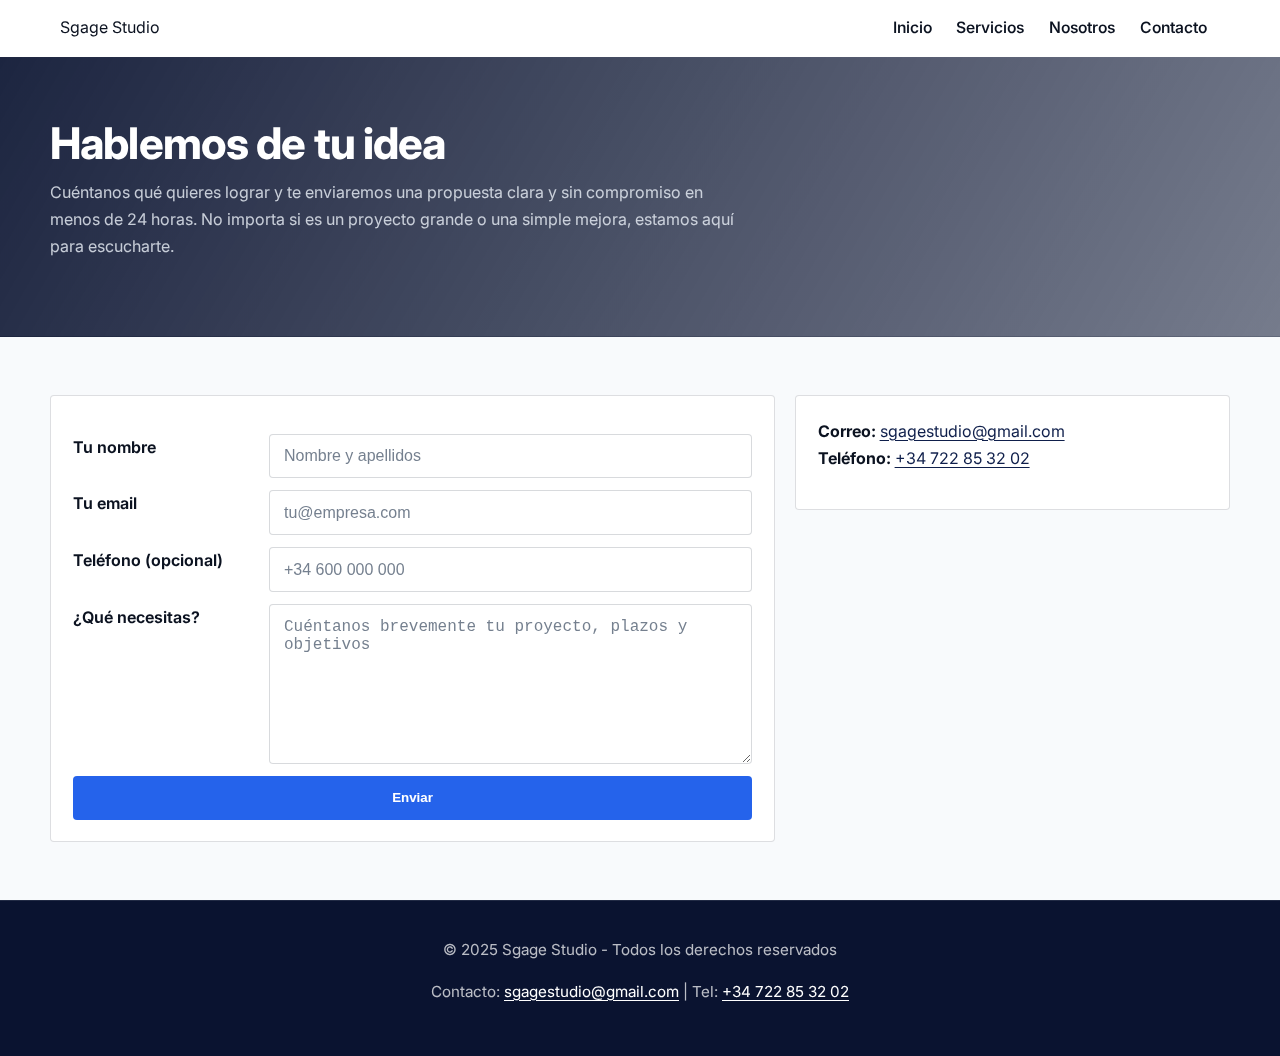
<file: contacto/index.html>
<!DOCTYPE html>
<html lang="es">
<head>
    <meta charset="UTF-8">
    <title>Contacto - Sgage Studio</title>
    <meta name="description" content="Hablemos sobre tu proyecto y encuentra soluciones digitales a tu medida.">
    <meta name="viewport" content="width=device-width, initial-scale=1">
    <meta name="theme-color" content="#0b1220">

    <!-- SEO -->
    <meta name="robots" content="index,follow">
    <link rel="canonical" href="https://www.sgagestudio.com/contacto/">

    <!-- Open Graph -->
    <meta property="og:type" content="website">
    <meta property="og:site_name" content="Sgage Studio">
    <meta property="og:title" content="Contacto - Sgage Studio">
    <meta property="og:description" content="Hablemos sobre tu proyecto y encuentra soluciones digitales a tu medida.">
    <meta property="og:url" content="https://www.sgagestudio.com/contacto/">
    <meta property="og:image" content="https://www.sgagestudio.com/og-image.jpg">

    <!-- Twitter -->
    <meta name="twitter:card" content="summary_large_image">
    <meta name="twitter:title" content="Contacto - Sgage Studio">
    <meta name="twitter:description" content="Hablemos sobre tu proyecto y encuentra soluciones digitales a tu medida.">
    <meta name="twitter:image" content="https://www.sgagestudio.com/og-image.jpg">

    <!-- Structured Data -->
    <script type="application/ld+json">
    {
      "@context":"https://schema.org",
      "@type":"Organization",
      "name":"Sgage Studio",
      "url":"https://www.sgagestudio.com/",
      "logo":"https://www.sgagestudio.com/logo.png",
      "contactPoint":[
        {
          "@type":"ContactPoint",
          "telephone":"+34 722 85 32 02",
          "email":"sgagestudio@gmail.com",
          "contactType":"customer support",
          "areaServed":"ES"
        }
      ],
      "sameAs":[
        "https://www.linkedin.com/company/sgage-studio",
        "https://github.com/sgagestudio",
        "https://twitter.com/sgagestudio",
        "https://instagram.com/sgagestudio"
      ]
    }
    </script>
    <script type="application/ld+json">
    {
      "@context":"https://schema.org",
      "@type":"WebSite",
      "name":"Sgage Studio",
      "url":"https://www.sgagestudio.com/"
    }
    </script>

    <link rel="icon" href="/favicon.ico">
    <link rel="stylesheet" href="../styles.css">
</head>
<body>

<header class="site-header">
    <nav class="navbar" aria-label="Principal">
        <a href="/" class="logo">Sgage Studio</a>

        <button class="menu-toggle" type="button" aria-label="Menú" aria-expanded="false" aria-controls="primary-nav">
            <svg viewBox="0 0 24 24" fill="none" xmlns="http://www.w3.org/2000/svg" aria-hidden="true">
                <path d="M4 6h16M4 12h16M4 18h16" stroke="currentColor" stroke-width="2" stroke-linecap="round"/>
            </svg>
        </button>

        <ul id="primary-nav" class="nav-links">
            <li><a href="/">Inicio</a></li>
            <li><a href="/servicios/">Servicios</a></li>
            <li><a href="/nosotros/">Nosotros</a></li>
            <li><a href="/contacto/">Contacto</a></li>
        </ul>
    </nav>
</header>

<main>
    <section class="page-hero" style="--page-hero-image: url('https://images.unsplash.com/photo-1522071820081-009f0129c71c?auto=format&fit=crop&w=1400&q=80');">
        <div class="container">
            <h1>Hablemos de tu idea</h1>
            <p>Cuéntanos qué quieres lograr y te enviaremos una propuesta clara y sin compromiso en menos de 24&nbsp;horas. No importa si es un proyecto grande o una simple mejora, estamos aquí para escucharte.</p>
        </div>
    </section>

    <section>
        <div class="container content contact-layout">
            <div class="panel">
                <!-- Importante: onsubmit llama a window.onRequestPost del main.js -->
                <form id="contacto-form" method="POST" onsubmit="return window.onRequestPost && window.onRequestPost(event)" class="contact-form" novalidate>
                    <!-- Honeypot anti-spam -->
                    <input type="text" name="empresa" tabindex="-1" autocomplete="off" style="position:absolute;left:-9999px;" aria-hidden="true">

                    <label for="nombre">Tu nombre</label>
                    <input id="nombre" type="text" name="nombre" required placeholder="Nombre y apellidos" autocomplete="name">

                    <label for="email">Tu email</label>
                    <input id="email" type="email" name="email" required placeholder="tu@empresa.com" autocomplete="email">

                    <label for="telefono">Teléfono (opcional)</label>
                    <input id="telefono" type="tel" name="telefono" placeholder="+34 600 000 000" autocomplete="tel">

                    <label for="mensaje">¿Qué necesitas?</label>
                    <textarea id="mensaje" name="mensaje" rows="5" required placeholder="Cuéntanos brevemente tu proyecto, plazos y objetivos"></textarea>

                    <div class="actions">
                        <button id="contacto-submit" type="submit" class="btn">Enviar</button>
                    </div>

                    <!-- Mensajes de estado accesibles -->
                    <div id="contacto-status" aria-live="polite" style="font-size:.95rem;"></div>
                </form>
            </div>

            <div class="panel">
                <p>
                    <strong>Correo:</strong> <a href="mailto:sgagestudio@gmail.com">sgagestudio@gmail.com</a><br>
                    <strong>Teléfono:</strong> <a href="tel:+34722853202">+34 722 85 32 02</a>
                </p>
            </div>
        </div>
    </section>
</main>

<footer>
    <p>&copy; 2025 Sgage Studio - Todos los derechos reservados</p>
    <p>Contacto: <a href="mailto:sgagestudio@gmail.com">sgagestudio@gmail.com</a> | Tel: <a href="tel:+34722853202">+34 722 85 32 02</a></p>
</footer>

<script src="../main.js"></script>
</body>
</html>
</file>
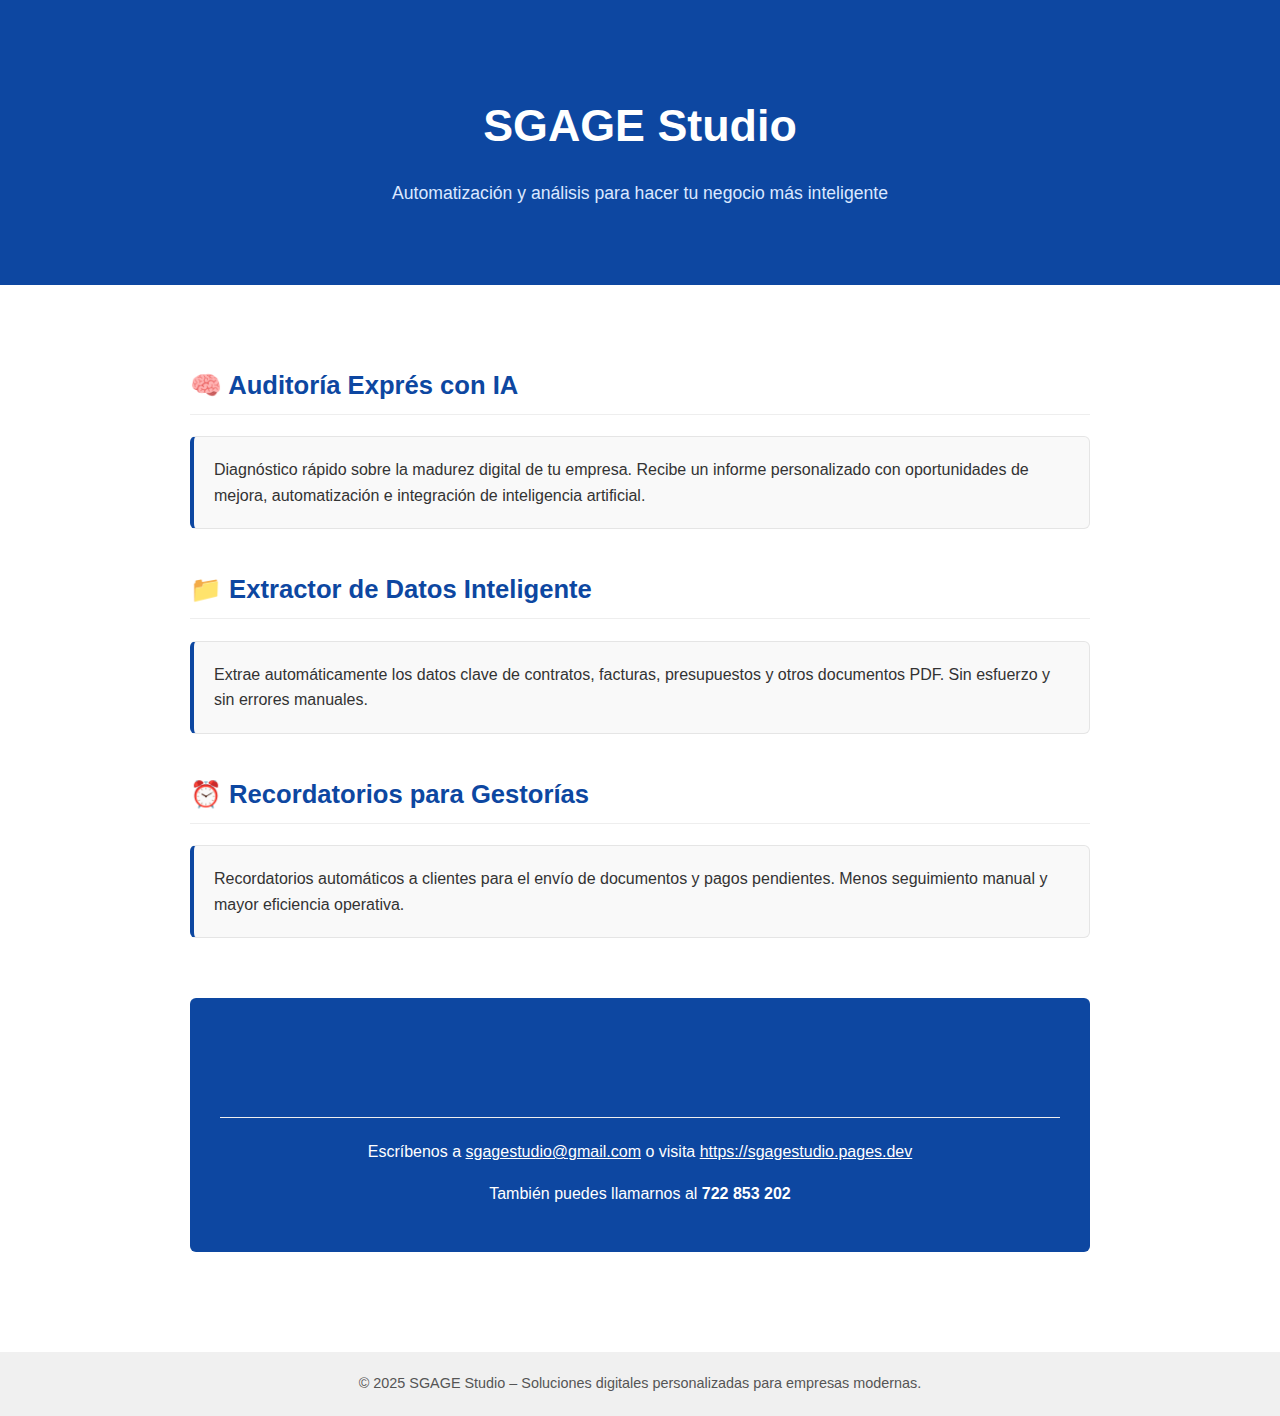
<file: home/index.html>
<!DOCTYPE html>
<html lang="es">
<head>
  <meta charset="UTF-8" />
  <meta name="viewport" content="width=device-width, initial-scale=1.0"/>
  <title>SGAGE Studio – Soluciones Inteligentes</title>
  <style>
    :root {
      --primary: #0d47a1;
      --bg: #ffffff;
      --text: #333;
      --muted: #555;
    }

    body {
      font-family: 'Segoe UI', sans-serif;
      background-color: var(--bg);
      color: var(--text);
      margin: 0;
      padding: 0;
      line-height: 1.6;
    }

    header {
      background-color: var(--primary);
      color: white;
      padding: 60px 20px;
      text-align: center;
    }

    header h1 {
      font-size: 2.8rem;
      margin-bottom: 0.3rem;
    }

    header p {
      font-size: 1.1rem;
      color: #dbe8ff;
    }

    .container {
      max-width: 900px;
      margin: 0 auto;
      padding: 40px 20px;
    }

    h2 {
      font-size: 1.6rem;
      color: var(--primary);
      border-bottom: 1px solid #eee;
      padding-bottom: 8px;
      margin-top: 40px;
    }

    .card {
      margin-top: 20px;
      padding: 20px;
      border: 1px solid #e5e5e5;
      border-left: 4px solid var(--primary);
      border-radius: 6px;
      background-color: #f9f9f9;
    }

    .cta {
      background-color: var(--primary);
      color: white;
      text-align: center;
      padding: 30px;
      border-radius: 6px;
      margin-top: 60px;
    }

    .cta a {
      color: #ffffff;
      text-decoration: underline;
      font-weight: 500;
    }

    footer {
      text-align: center;
      padding: 20px;
      font-size: 0.9rem;
      color: var(--muted);
      background-color: #f0f0f0;
      margin-top: 60px;
    }

    @media (max-width: 600px) {
      header h1 {
        font-size: 2rem;
      }

      h2 {
        font-size: 1.3rem;
      }

      .card {
        padding: 15px;
      }
    }
  </style>
</head>
<body>

<header>
  <h1>SGAGE Studio</h1>
  <p>Automatización y análisis para hacer tu negocio más inteligente</p>
</header>

<div class="container">
  <h2>🧠 Auditoría Exprés con IA</h2>
  <div class="card">
    Diagnóstico rápido sobre la madurez digital de tu empresa. Recibe un informe personalizado con oportunidades de mejora, automatización e integración de inteligencia artificial.
  </div>

  <h2>📁 Extractor de Datos Inteligente</h2>
  <div class="card">
    Extrae automáticamente los datos clave de contratos, facturas, presupuestos y otros documentos PDF. Sin esfuerzo y sin errores manuales.
  </div>

  <h2>⏰ Recordatorios para Gestorías</h2>
  <div class="card">
    Recordatorios automáticos a clientes para el envío de documentos y pagos pendientes. Menos seguimiento manual y mayor eficiencia operativa.
  </div>

  <div class="cta">
    <h2>¿Te gustaría probar alguno?</h2>
    <p>Escríbenos a <a href="mailto:sgagestudio@gmail.com">sgagestudio@gmail.com</a> o visita <a href="https://sgagestudio.pages.dev/home/">https://sgagestudio.pages.dev</a></p>
    <p>También puedes llamarnos al <strong>722 853 202</strong></p>
  </div>
</div>

<footer>
  &copy; 2025 SGAGE Studio – Soluciones digitales personalizadas para empresas modernas.
</footer>

</body>
</html>
</file>
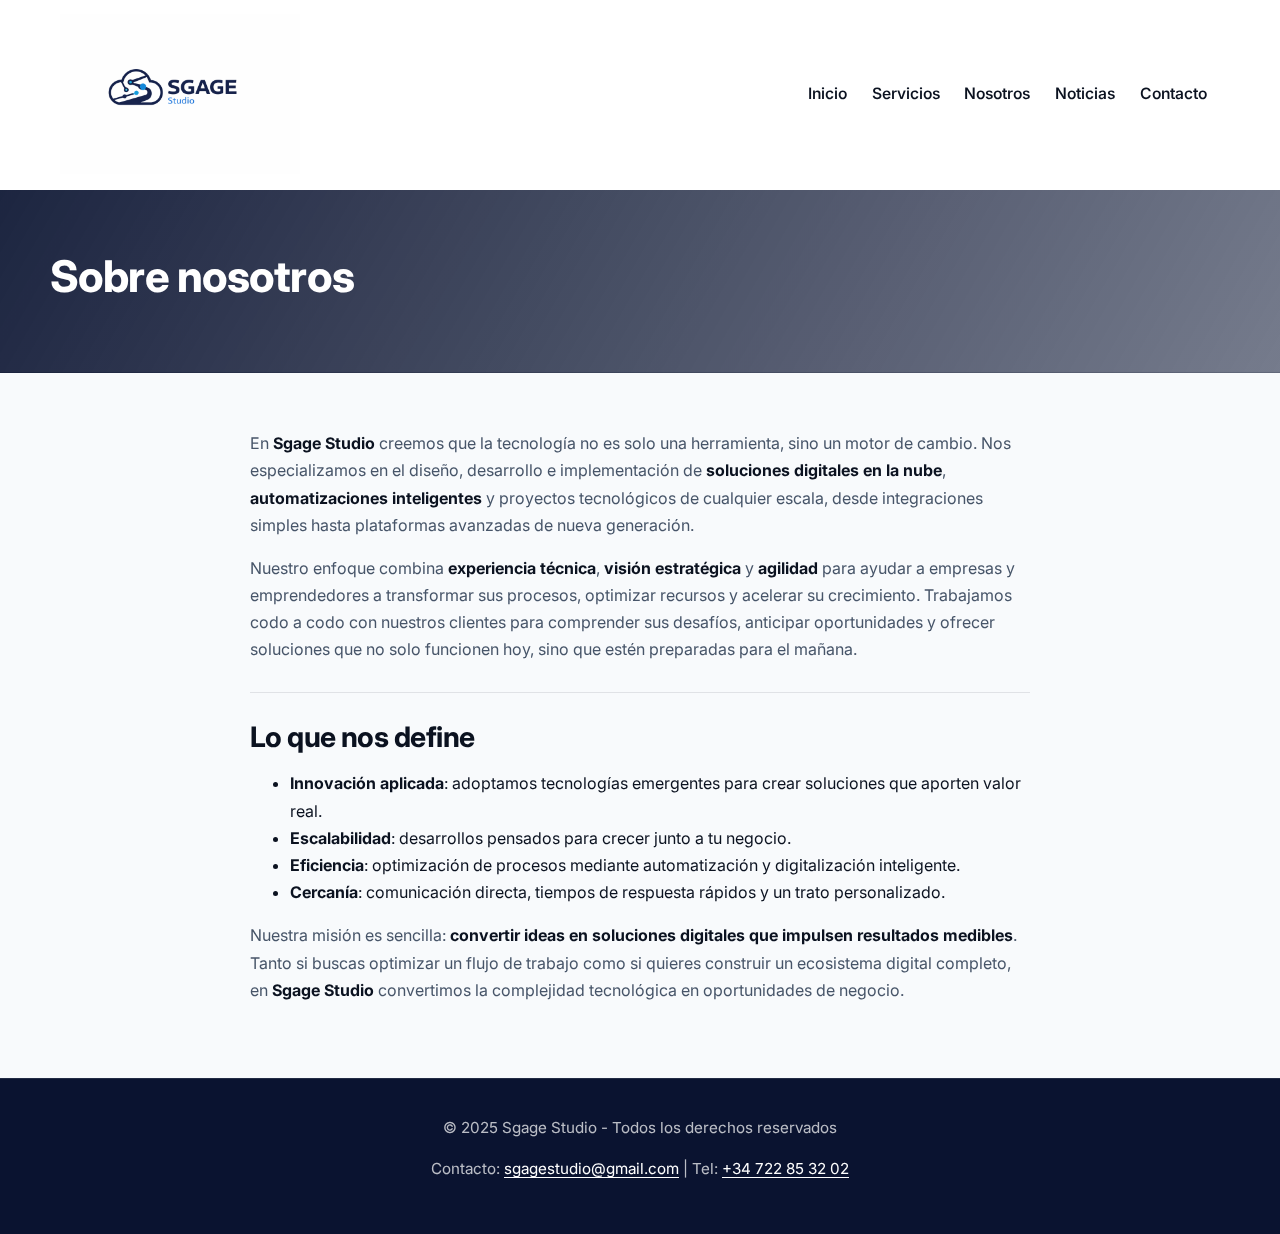
<file: nosotros/index.html>
<!-- /nosotros/index.html -->
<!DOCTYPE html>
<html lang="es">
<head>
    <meta charset="UTF-8">
    <title>Sobre nosotros - Sgage Studio</title>
    <meta name="description" content="Conoce a Sgage Studio y nuestra misión en el desarrollo de soluciones digitales y automatizaciones en la nube.">
    <meta name="viewport" content="width=device-width, initial-scale=1">
    <meta name="theme-color" content="#0b1220">

    <!-- SEO -->
    <meta name="robots" content="index,follow">
    <link rel="canonical" href="https://www.sgagestudio.com/nosotros/">

    <!-- Open Graph -->
    <meta property="og:type" content="website">
    <meta property="og:site_name" content="Sgage Studio">
    <meta property="og:title" content="Sobre nosotros - Sgage Studio">
    <meta property="og:description" content="Conoce a Sgage Studio y nuestra misión en el desarrollo de soluciones digitales y automatizaciones en la nube.">
    <meta property="og:url" content="https://www.sgagestudio.com/nosotros/">
    <meta property="og:image" content="https://www.sgagestudio.com/og-image.jpg">

    <!-- Twitter -->
    <meta name="twitter:card" content="summary_large_image">
    <meta name="twitter:title" content="Sobre nosotros - Sgage Studio">
    <meta name="twitter:description" content="Conoce a Sgage Studio y nuestra misión en el desarrollo de soluciones digitales y automatizaciones en la nube.">
    <meta name="twitter:image" content="https://www.sgagestudio.com/og-image.jpg">

    <!-- Structured Data -->
    <script type="application/ld+json">
    {
      "@context":"https://schema.org",
      "@type":"Organization",
      "name":"Sgage Studio",
      "url":"https://www.sgagestudio.com/",
      "logo":"https://www.sgagestudio.com/logo.png",
      "contactPoint":[
        {
          "@type":"ContactPoint",
          "telephone":"+34 722 85 32 02",
          "email":"sgagestudio@gmail.com",
          "contactType":"customer support",
          "areaServed":"ES"
        }
      ],
      "sameAs":[
        "https://www.linkedin.com/company/sgage-studio",
        "https://github.com/sgagestudio",
        "https://twitter.com/sgagestudio",
        "https://instagram.com/sgagestudio"
      ]
    }
    </script>
    <script type="application/ld+json">
    {
      "@context":"https://schema.org",
      "@type":"WebSite",
      "name":"Sgage Studio",
      "url":"https://www.sgagestudio.com/"
    }
    </script>

    <link rel="icon" href="/favicon.ico">
    <link rel="stylesheet" href="../styles.css">
</head>
<body>

<header class="site-header">
    <nav class="navbar" aria-label="Principal">
        <a href="/" class="logo" aria-label="Sgage Studio">
            <img src="/assets/logo.png" alt="Sgage Studio" class="logo__image">
        </a>

        <button class="menu-toggle" type="button" aria-label="Menú" aria-expanded="false" aria-controls="primary-nav">
            <svg viewBox="0 0 24 24" fill="none" xmlns="http://www.w3.org/2000/svg" aria-hidden="true">
                <path d="M4 6h16M4 12h16M4 18h16" stroke="currentColor" stroke-width="2" stroke-linecap="round"/>
            </svg>
        </button>

        <ul id="primary-nav" class="nav-links">
            <li><a href="/">Inicio</a></li>
            <li><a href="/servicios/">Servicios</a></li>
            <li><a href="/nosotros/">Nosotros</a></li>
            <li><a href="/noticias/">Noticias</a></li>
            <li><a href="/contacto/">Contacto</a></li>
        </ul>
    </nav>
</header>

<main>
    <section class="page-hero" style="--page-hero-image: url('https://images.unsplash.com/photo-1521737604893-d14cc237f11d?auto=format&fit=crop&w=1400&q=80');">
        <div class="container">
            <h1>Sobre nosotros</h1>
        </div>
    </section>

    <section>
        <div class="container content prose">
            <p>En <strong>Sgage Studio</strong> creemos que la tecnología no es solo una herramienta, sino un motor de cambio.
            Nos especializamos en el diseño, desarrollo e implementación de <strong>soluciones digitales en la nube</strong>,
            <strong>automatizaciones inteligentes</strong> y proyectos tecnológicos de cualquier escala, desde integraciones simples
            hasta plataformas avanzadas de nueva generación.</p>

            <p>Nuestro enfoque combina <strong>experiencia técnica</strong>, <strong>visión estratégica</strong> y <strong>agilidad</strong>
            para ayudar a empresas y emprendedores a transformar sus procesos, optimizar recursos y acelerar su crecimiento.
            Trabajamos codo a codo con nuestros clientes para comprender sus desafíos, anticipar oportunidades y ofrecer
            soluciones que no solo funcionen hoy, sino que estén preparadas para el mañana.</p>

            <hr class="hr">

            <h2>Lo que nos define</h2>
            <ul>
                <li><strong>Innovación aplicada</strong>: adoptamos tecnologías emergentes para crear soluciones que aporten valor real.</li>
                <li><strong>Escalabilidad</strong>: desarrollos pensados para crecer junto a tu negocio.</li>
                <li><strong>Eficiencia</strong>: optimización de procesos mediante automatización y digitalización inteligente.</li>
                <li><strong>Cercanía</strong>: comunicación directa, tiempos de respuesta rápidos y un trato personalizado.</li>
            </ul>

            <p>Nuestra misión es sencilla: <strong>convertir ideas en soluciones digitales que impulsen resultados medibles</strong>.
            Tanto si buscas optimizar un flujo de trabajo como si quieres construir un ecosistema digital completo,
            en <strong>Sgage Studio</strong> convertimos la complejidad tecnológica en oportunidades de negocio.</p>
        </div>
    </section>
</main>

<footer>
    <p>&copy; 2025 Sgage Studio - Todos los derechos reservados</p>
    <p>Contacto: <a href="mailto:sgagestudio@gmail.com">sgagestudio@gmail.com</a> | Tel: <a href="tel:+34722853202">+34 722 85 32 02</a></p>
</footer>

<script src="../main.js"></script>
</body>
</html>
</file>
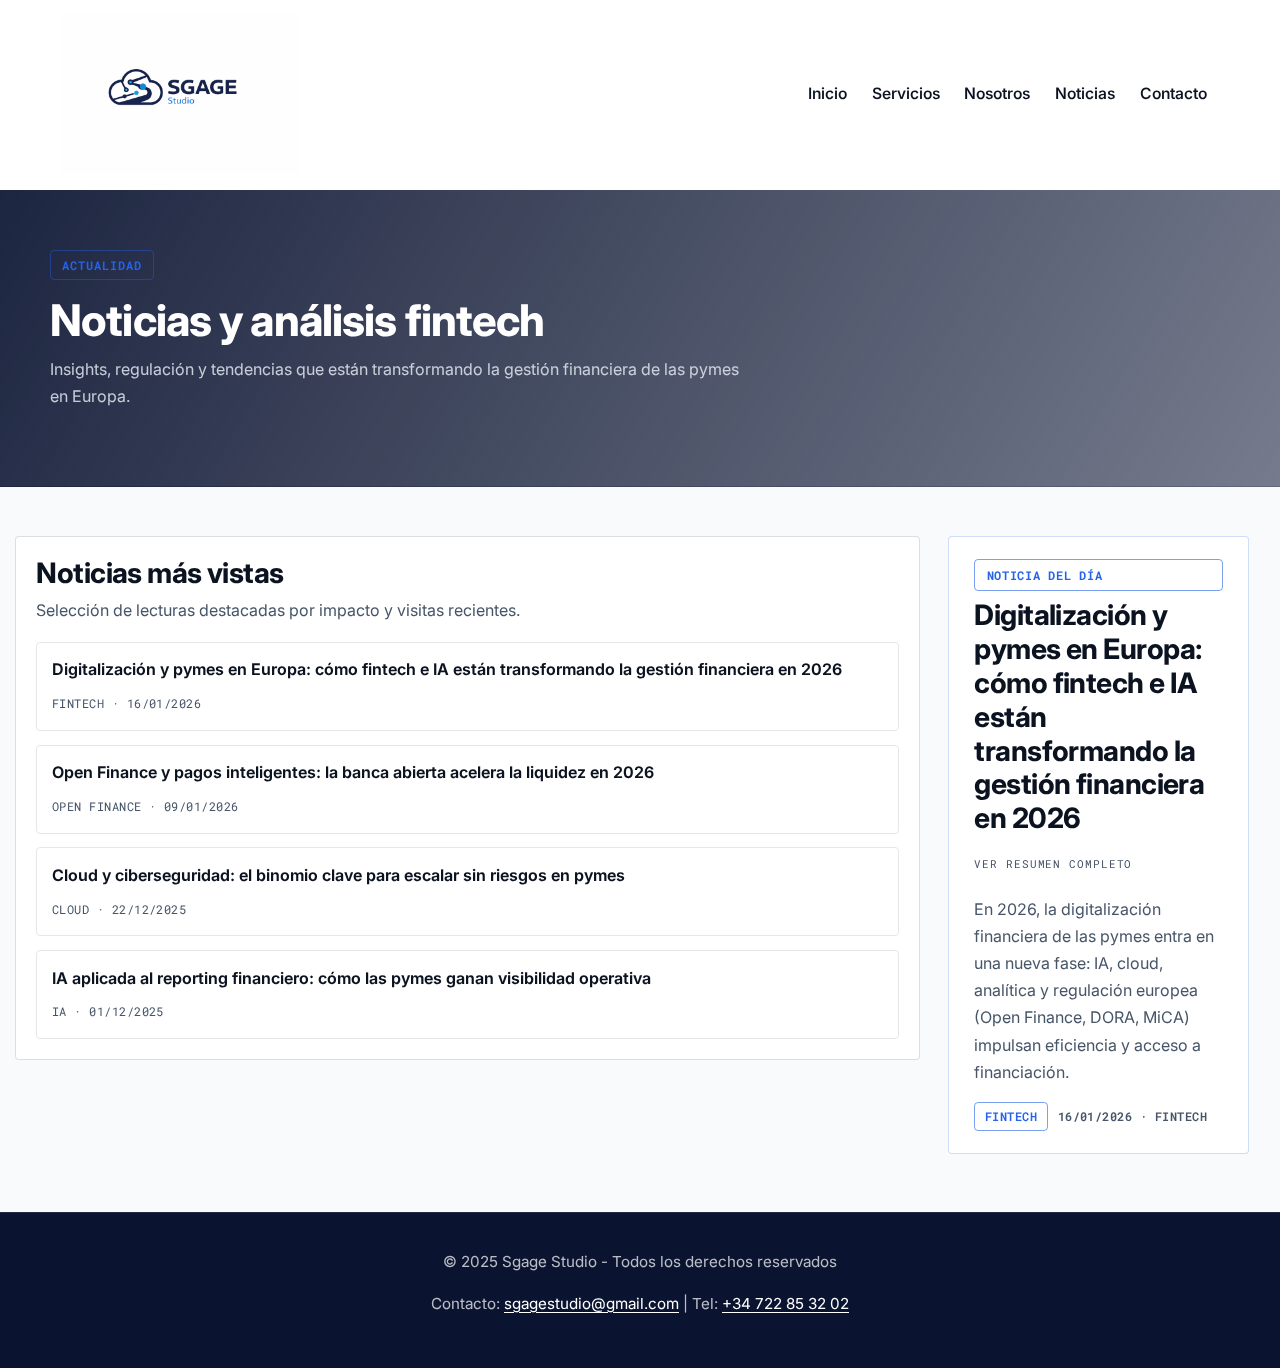
<file: noticias/index.html>
<!-- /noticias/index.html -->
<!DOCTYPE html>
<html lang="es">
<head>
    <meta charset="UTF-8">
    <title>Digitalización y pymes en Europa: cómo fintech e IA están transformando la gestión financiera en 2026</title>
    <meta name="description" content="Las pymes europeas aceleran su digitalización con IA, Open Finance y nuevas normas UE. Fintech y automatización impulsan competitividad y financiación.">
    <meta name="viewport" content="width=device-width, initial-scale=1">
    <meta name="theme-color" content="#0b1220">

    <!-- SEO -->
    <meta name="robots" content="index,follow">
    <link rel="canonical" href="https://www.sgagestudio.com/noticias/">

    <!-- Open Graph -->
    <meta property="og:type" content="article">
    <meta property="og:site_name" content="Sgage Studio">
    <meta property="og:title" content="Digitalización y pymes en Europa: fintech e IA transforman la gestión financiera en 2026">
    <meta property="og:description" content="IA, cloud, analítica y regulación europea aceleran la digitalización financiera de las pymes. Qué cambia y cómo aprovecharlo.">
    <meta property="og:locale" content="es_ES">
    <meta property="og:url" content="https://www.sgagestudio.com/noticias/">
    <meta property="og:image" content="https://www.sgagestudio.com/og-image.jpg">

    <!-- Twitter -->
    <meta name="twitter:card" content="summary_large_image">
    <meta name="twitter:title" content="Digitalización y pymes en Europa: fintech e IA transforman la gestión financiera en 2026">
    <meta name="twitter:description" content="IA, cloud, analítica y regulación europea aceleran la digitalización financiera de las pymes. Qué cambia y cómo aprovecharlo.">
    <meta name="twitter:image" content="https://www.sgagestudio.com/og-image.jpg">

    <!-- Structured Data -->
    <script type="application/ld+json">
    {
      "@context":"https://schema.org",
      "@type":"Organization",
      "name":"Sgage Studio",
      "url":"https://www.sgagestudio.com/",
      "logo":"https://www.sgagestudio.com/logo.png",
      "contactPoint":[
        {
          "@type":"ContactPoint",
          "telephone":"+34 722 85 32 02",
          "email":"sgagestudio@gmail.com",
          "contactType":"customer support",
          "areaServed":"ES"
        }
      ],
      "sameAs":[
        "https://www.linkedin.com/company/sgage-studio",
        "https://github.com/sgagestudio",
        "https://twitter.com/sgagestudio",
        "https://instagram.com/sgagestudio"
      ]
    }
    </script>
    <script type="application/ld+json">
    {
      "@context":"https://schema.org",
      "@type":"WebSite",
      "name":"Sgage Studio",
      "url":"https://www.sgagestudio.com/"
    }
    </script>

    <link rel="icon" href="/favicon.ico">
    <link rel="stylesheet" href="../styles.css">
</head>
<body>

<header class="site-header">
    <nav class="navbar" aria-label="Principal">
        <a href="/" class="logo" aria-label="Sgage Studio">
            <img src="/assets/logo.png" alt="Sgage Studio" class="logo__image">
        </a>

        <button class="menu-toggle" type="button" aria-label="Menú" aria-expanded="false" aria-controls="primary-nav">
            <svg viewBox="0 0 24 24" fill="none" xmlns="http://www.w3.org/2000/svg" aria-hidden="true">
                <path d="M4 6h16M4 12h16M4 18h16" stroke="currentColor" stroke-width="2" stroke-linecap="round"/>
            </svg>
        </button>

        <ul id="primary-nav" class="nav-links">
            <li><a href="/">Inicio</a></li>
            <li><a href="/servicios/">Servicios</a></li>
            <li><a href="/nosotros/">Nosotros</a></li>
            <li><a href="/noticias/">Noticias</a></li>
            <li><a href="/contacto/">Contacto</a></li>
        </ul>
    </nav>
</header>

<main>
    <section class="page-hero" style="--page-hero-image: url('https://images.unsplash.com/photo-1498050108023-c5249f4df085?auto=format&fit=crop&w=1400&q=80');">
        <div class="container">
            <span class="eyebrow">Actualidad</span>
            <h1>Noticias y análisis fintech</h1>
            <p>Insights, regulación y tendencias que están transformando la gestión financiera de las pymes en Europa.</p>
        </div>
    </section>

    <section class="news-section">
        <div class="container content">
            <div class="news-layout">
                <aside class="news-sidebar">
                    <div class="news-panel">
                        <div class="news-panel__header">
                            <h2>Noticias más vistas</h2>
                            <p>Selección de lecturas destacadas por impacto y visitas recientes.</p>
                        </div>
                        <ul id="most-viewed-list" class="news-list" aria-live="polite"></ul>
                    </div>
                </aside>

                <div class="news-main">
                    <details class="news-spotlight news-spotlight--collapsible" id="daily-news" open>
                        <summary class="news-spotlight__summary-toggle">
                            <span class="news-tag">Noticia del día</span>
                            <h2 id="current-news-title"></h2>
                            <span class="news-spotlight__toggle-hint">Ver resumen completo</span>
                        </summary>
                        <div class="news-spotlight__content">
                            <p id="current-news-summary" class="news-spotlight__summary"></p>
                            <div class="news-spotlight__meta">
                                <span class="news-badge" id="current-news-badge">Fintech</span>
                                <span id="current-news-meta"></span>
                            </div>
                        </div>
                    </details>

                    <section class="news-article" id="selected-news-panel" hidden>
                        <header class="news-header">
                            <span class="news-tag news-tag--alt">Noticia seleccionada</span>
                            <h2 id="selected-news-title"></h2>
                            <p class="news-subhead" id="selected-news-summary"></p>
                            <div class="news-meta" id="selected-news-meta"></div>
                        </header>
                    </section>
                </div>
            </div>
        </div>
    </section>
</main>

<footer>
    <p>&copy; 2025 Sgage Studio - Todos los derechos reservados</p>
    <p>Contacto: <a href="mailto:sgagestudio@gmail.com">sgagestudio@gmail.com</a> | Tel: <a href="tel:+34722853202">+34 722 85 32 02</a></p>
</footer>

<script src="../main.js"></script>
<script src="./news-data.js"></script>
<script src="./news.js"></script>
</body>
</html>
</file>
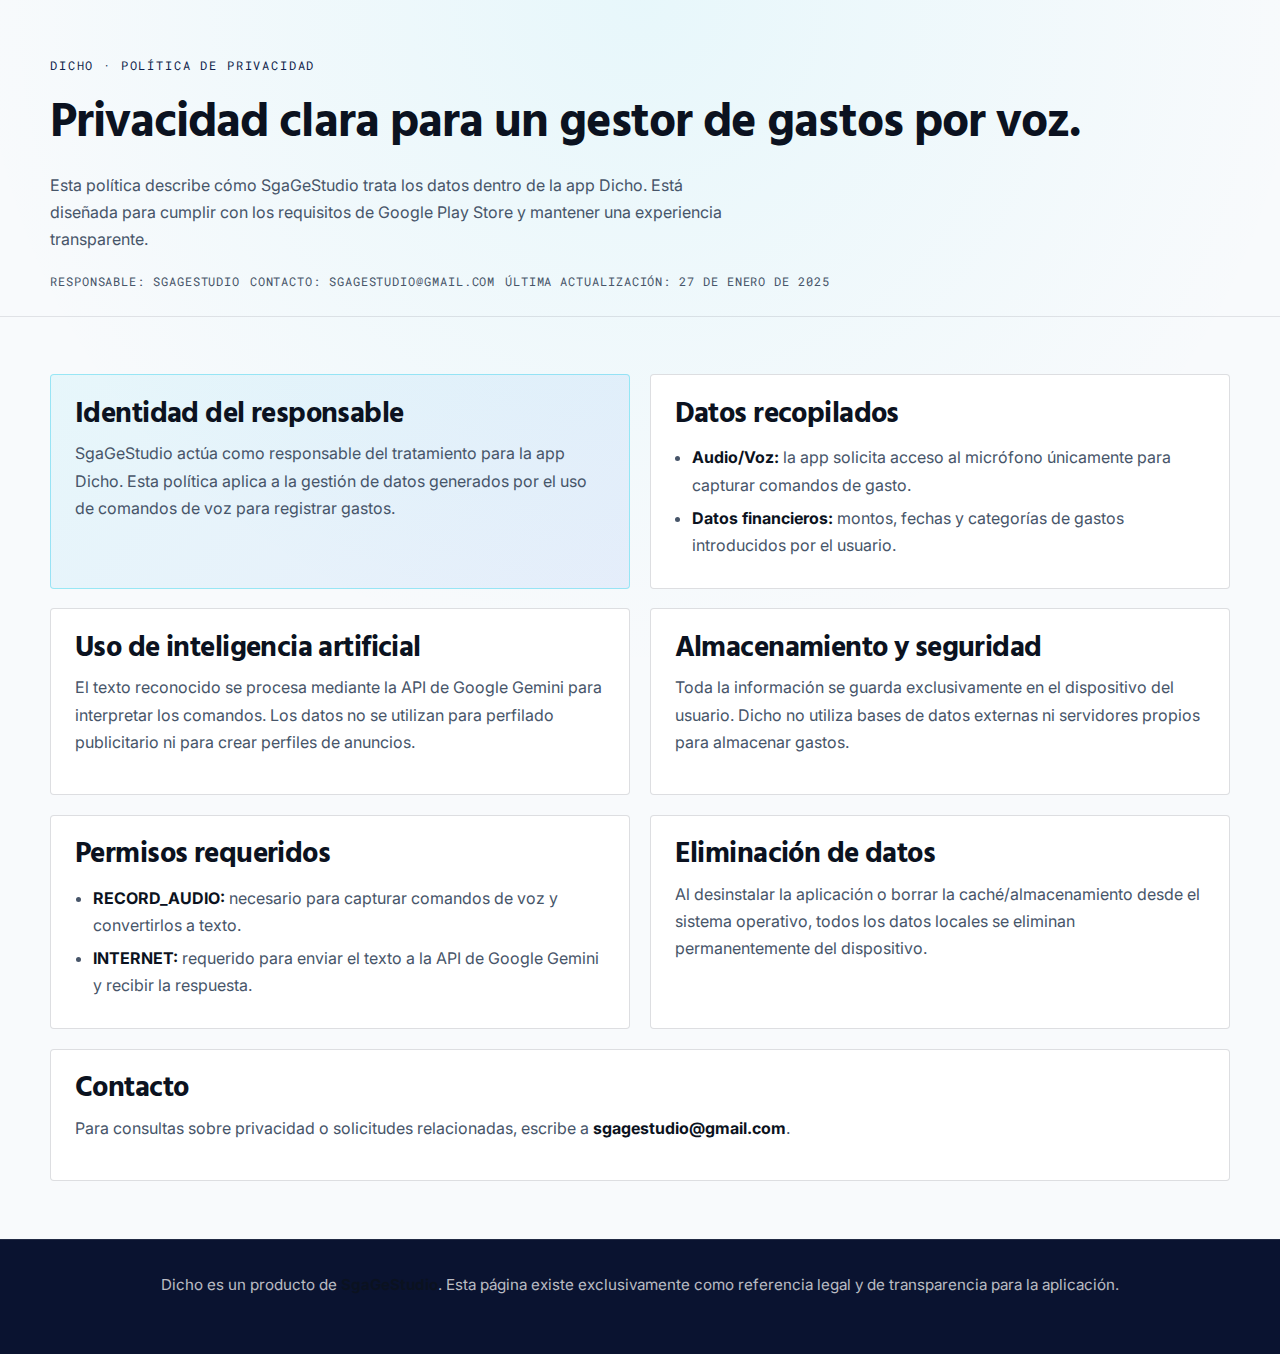
<file: politica-privacidad/index.html>
<!DOCTYPE html>
<html lang="es">
<head>
  <meta charset="utf-8" />
  <meta name="viewport" content="width=device-width, initial-scale=1" />
  <title>Política de Privacidad | Dicho — SgaGeStudio</title>
  <meta name="description" content="Política de privacidad de Dicho, el gestor de gastos por voz de SgaGeStudio." />
  <link rel="preconnect" href="https://fonts.googleapis.com" />
  <link rel="preconnect" href="https://fonts.gstatic.com" crossorigin />
  <link href="https://fonts.googleapis.com/css2?family=Hind:wght@500;600;700&display=swap" rel="stylesheet" />
  <link rel="stylesheet" href="/styles.css" />
  <style>
    body {
      background: radial-gradient(circle at top, rgba(34, 211, 238, 0.08), transparent 45%), var(--bg);
    }
    .policy-shell {
      min-height: 100vh;
      display: flex;
      flex-direction: column;
    }
    .policy-hero {
      padding: clamp(2.5rem, 5vw, 3.5rem) 1.25rem 1.5rem;
      border-bottom: 1px solid rgba(15, 23, 42, 0.1);
    }
    .policy-hero .container {
      display: grid;
      gap: 1.2rem;
    }
    .policy-eyebrow {
      display: inline-flex;
      align-items: center;
      gap: 0.5rem;
      font-family: var(--mono);
      font-size: 0.72rem;
      text-transform: uppercase;
      letter-spacing: 0.16em;
      color: var(--accent2);
    }
    .policy-title {
      font-family: "Hind", Inter, system-ui, sans-serif;
      font-size: clamp(2.1rem, 4vw, 3rem);
      margin: 0;
      color: var(--text);
    }
    .policy-subtitle {
      max-width: 70ch;
      margin: 0;
      color: var(--muted);
    }
    .policy-grid {
      display: grid;
      gap: 1.2rem;
    }
    .policy-card {
      background: var(--surface);
      border: 1px solid var(--border);
      border-radius: var(--radius);
      padding: 1.4rem 1.5rem;
      box-shadow: none;
    }
    .policy-card h2 {
      font-family: "Hind", Inter, system-ui, sans-serif;
      font-size: clamp(1.35rem, 2.3vw, 1.8rem);
      margin-bottom: 0.5rem;
      color: var(--text);
    }
    .policy-card ul {
      padding-left: 1.1rem;
      margin: 0.75rem 0 0;
      color: var(--muted);
    }
    .policy-card li {
      margin: 0.4rem 0;
    }
    .policy-highlight {
      border: 1px solid rgba(34, 211, 238, 0.4);
      background: linear-gradient(135deg, rgba(34, 211, 238, 0.08), rgba(37, 99, 235, 0.08));
    }
    .policy-meta {
      display: flex;
      flex-wrap: wrap;
      gap: 0.6rem;
      font-family: var(--mono);
      font-size: 0.72rem;
      text-transform: uppercase;
      letter-spacing: 0.08em;
      color: var(--muted);
    }
    .policy-footer {
      padding: 2rem 1.25rem 2.5rem;
      text-align: center;
      font-size: 0.95rem;
      color: var(--muted);
    }
    .policy-footer strong {
      color: var(--text);
    }
    @media (min-width: 960px) {
      .policy-grid {
        grid-template-columns: repeat(2, minmax(0, 1fr));
      }
      .policy-grid .policy-card:last-child {
        grid-column: span 2;
      }
    }
  </style>
</head>
<body>
  <div class="policy-shell">
    <header class="policy-hero">
      <div class="container">
        <span class="policy-eyebrow">Dicho · Política de Privacidad</span>
        <h1 class="policy-title">Privacidad clara para un gestor de gastos por voz.</h1>
        <p class="policy-subtitle">
          Esta política describe cómo SgaGeStudio trata los datos dentro de la app Dicho. Está diseñada
          para cumplir con los requisitos de Google Play Store y mantener una experiencia transparente.
        </p>
        <div class="policy-meta">
          <span>Responsable: SgaGeStudio</span>
          <span>Contacto: sgagestudio@gmail.com</span>
          <span>Última actualización: 27 de enero de 2025</span>
        </div>
      </div>
    </header>

    <main>
      <section>
        <div class="container policy-grid">
          <article class="policy-card policy-highlight">
            <h2>Identidad del responsable</h2>
            <p>
              SgaGeStudio actúa como responsable del tratamiento para la app Dicho. Esta política aplica a
              la gestión de datos generados por el uso de comandos de voz para registrar gastos.
            </p>
          </article>

          <article class="policy-card">
            <h2>Datos recopilados</h2>
            <ul>
              <li><strong>Audio/Voz:</strong> la app solicita acceso al micrófono únicamente para capturar comandos de gasto.</li>
              <li><strong>Datos financieros:</strong> montos, fechas y categorías de gastos introducidos por el usuario.</li>
            </ul>
          </article>

          <article class="policy-card">
            <h2>Uso de inteligencia artificial</h2>
            <p>
              El texto reconocido se procesa mediante la API de Google Gemini para interpretar los comandos.
              Los datos no se utilizan para perfilado publicitario ni para crear perfiles de anuncios.
            </p>
          </article>

          <article class="policy-card">
            <h2>Almacenamiento y seguridad</h2>
            <p>
              Toda la información se guarda exclusivamente en el dispositivo del usuario. Dicho no utiliza
              bases de datos externas ni servidores propios para almacenar gastos.
            </p>
          </article>

          <article class="policy-card">
            <h2>Permisos requeridos</h2>
            <ul>
              <li><strong>RECORD_AUDIO:</strong> necesario para capturar comandos de voz y convertirlos a texto.</li>
              <li><strong>INTERNET:</strong> requerido para enviar el texto a la API de Google Gemini y recibir la respuesta.</li>
            </ul>
          </article>

          <article class="policy-card">
            <h2>Eliminación de datos</h2>
            <p>
              Al desinstalar la aplicación o borrar la caché/almacenamiento desde el sistema operativo, todos
              los datos locales se eliminan permanentemente del dispositivo.
            </p>
          </article>

          <article class="policy-card">
            <h2>Contacto</h2>
            <p>
              Para consultas sobre privacidad o solicitudes relacionadas, escribe a
              <strong>sgagestudio@gmail.com</strong>.
            </p>
          </article>
        </div>
      </section>
    </main>

    <footer class="policy-footer">
      <p>
        Dicho es un producto de <strong>SgaGeStudio</strong>. Esta página existe exclusivamente como referencia
        legal y de transparencia para la aplicación.
      </p>
    </footer>
  </div>
</body>
</html>
</file>
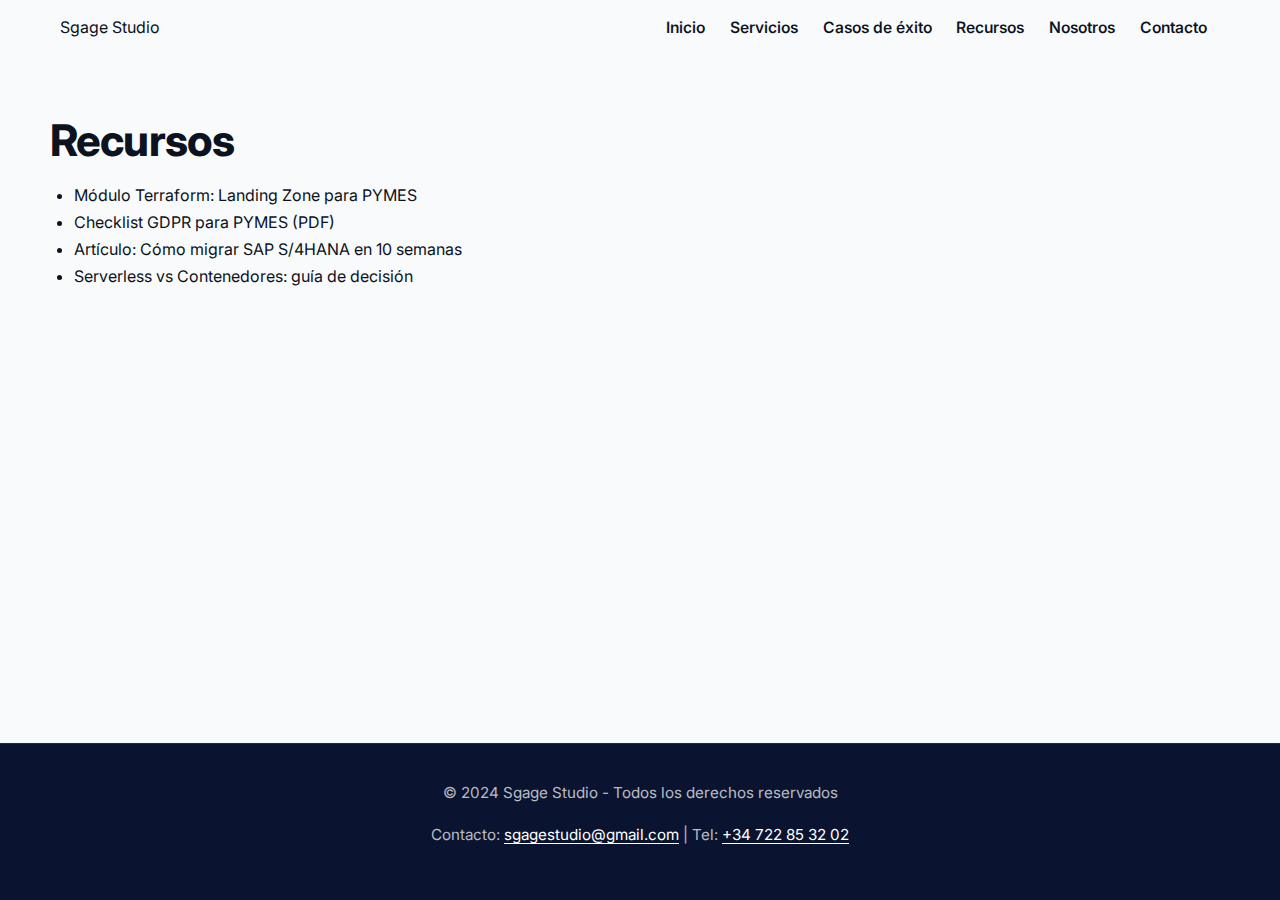
<file: recursos/index.html>
<!DOCTYPE html>
<html lang="es">
<head>
    <meta charset="UTF-8">
    <title>Recursos - Sgage Studio</title>
    <meta name="description" content="Guías, plantillas y herramientas gratuitas para PYMES.">
    <link rel="stylesheet" href="../styles.css">
</head>
<body>

<header>
    <nav class="navbar">
        <a href="index.html" class="logo">Sgage Studio</a>
        <ul class="nav-links">
            <li><a href="index.html">Inicio</a></li>
            <li><a href="servicios.html">Servicios</a></li>
            <li><a href="casos-de-exito.html">Casos de éxito</a></li>
            <li><a href="recursos.html">Recursos</a></li>
            <li><a href="nosotros.html">Nosotros</a></li>
            <li><a href="contacto.html">Contacto</a></li>
        </ul>
    </nav>
</header>

<section>
    <div class="container">
        <h1>Recursos</h1>
        <ul style="list-style:disc;padding-left:1.5rem;">
            <li><a href="https://github.com/sgage-studio/terraform-aws-pyme" target="_blank">Módulo Terraform: Landing Zone para PYMES</a></li>
            <li><a href="files/checklist-gdpr.pdf" target="_blank">Checklist GDPR para PYMES (PDF)</a></li>
            <li><a href="blog/como-migrar-sap-s4hana">Artículo: Cómo migrar SAP S/4HANA en 10 semanas</a></li>
            <li><a href="blog/serverless-vs-containers">Serverless vs Contenedores: guía de decisión</a></li>
        </ul>
    </div>
</section>

<footer>
    <p>&copy; 2024 Sgage Studio - Todos los derechos reservados</p>
    <p>Contacto: <a href="mailto:sgagestudio@gmail.com">sgagestudio@gmail.com</a> | Tel: <a href="tel:+34722853202">+34 722 85 32 02</a></p>
</footer>
</body>
</html>
</file>
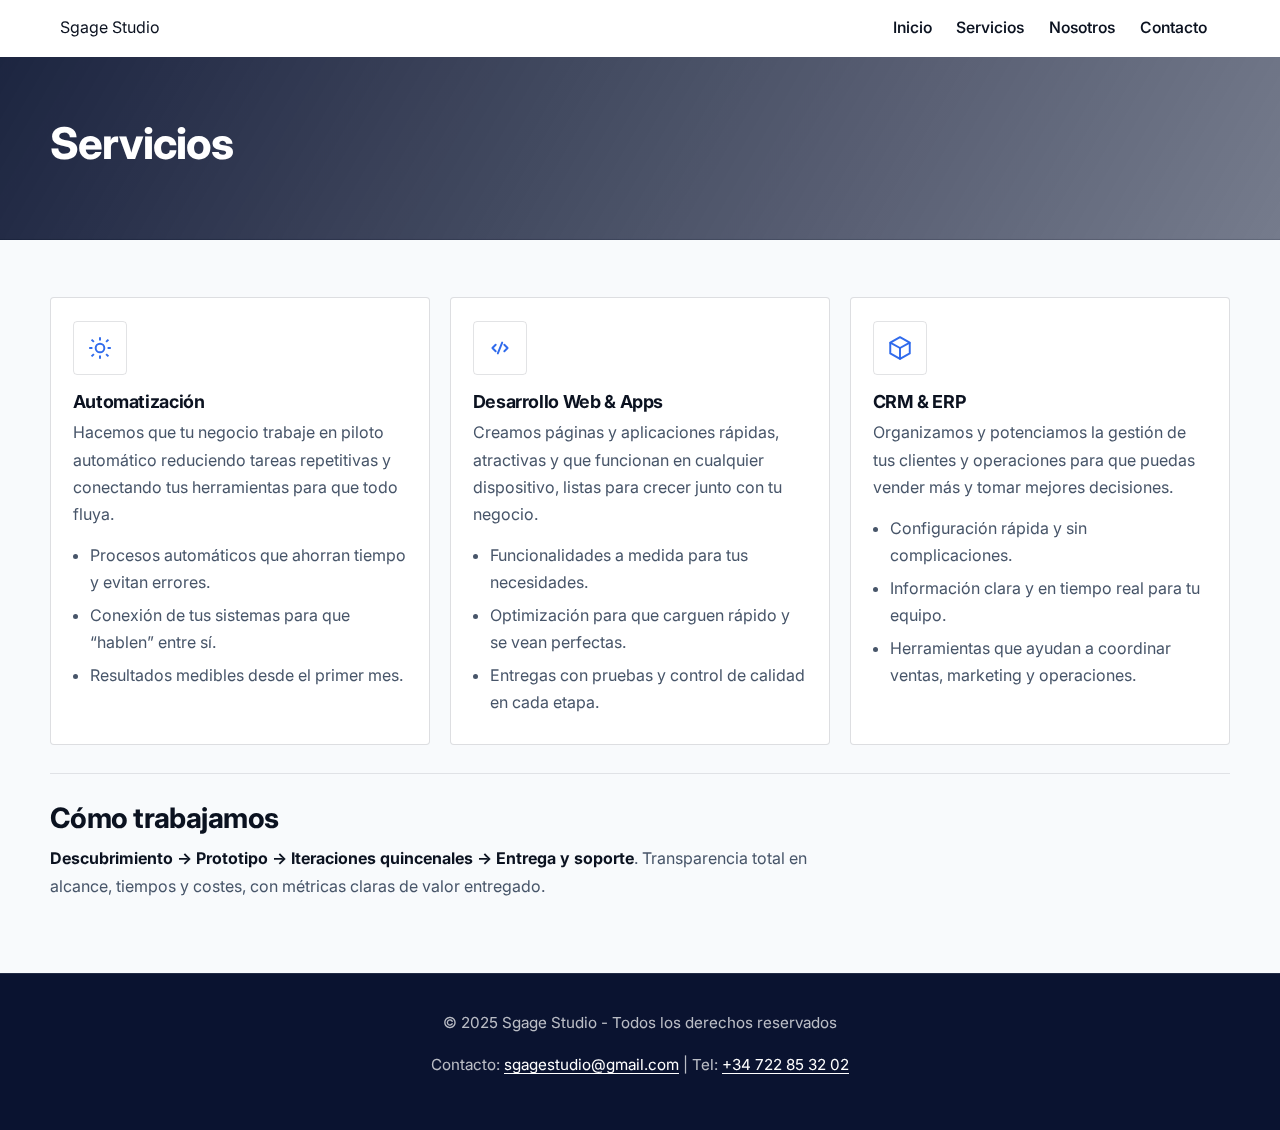
<file: servicios/index.html>
<!-- /servicios/index.html -->
<!DOCTYPE html>
<html lang="es">
<head>
    <meta charset="UTF-8">
    <title>Servicios - Sgage Studio</title>
    <meta name="description" content="Servicios cloud, desarrollo web, automatización y CRM para PYMES.">
    <meta name="viewport" content="width=device-width, initial-scale=1">
    <meta name="theme-color" content="#0b1220">

    <!-- SEO -->
    <meta name="robots" content="index,follow">
    <link rel="canonical" href="https://www.sgagestudio.com/servicios/">

    <!-- Open Graph -->
    <meta property="og:type" content="website">
    <meta property="og:site_name" content="Sgage Studio">
    <meta property="og:title" content="Servicios - Sgage Studio">
    <meta property="og:description" content="Servicios cloud, desarrollo web, automatización y CRM para PYMES.">
    <meta property="og:url" content="https://www.sgagestudio.com/servicios/">
    <meta property="og:image" content="https://www.sgagestudio.com/og-image.jpg">

    <!-- Twitter -->
    <meta name="twitter:card" content="summary_large_image">
    <meta name="twitter:title" content="Servicios - Sgage Studio">
    <meta name="twitter:description" content="Servicios cloud, desarrollo web, automatización y CRM para PYMES.">
    <meta name="twitter:image" content="https://www.sgagestudio.com/og-image.jpg">

    <!-- Structured Data -->
    <script type="application/ld+json">
    {
      "@context":"https://schema.org",
      "@type":"Organization",
      "name":"Sgage Studio",
      "url":"https://www.sgagestudio.com/",
      "logo":"https://www.sgagestudio.com/logo.png",
      "contactPoint":[
        {
          "@type":"ContactPoint",
          "telephone":"+34 722 85 32 02",
          "email":"sgagestudio@gmail.com",
          "contactType":"customer support",
          "areaServed":"ES"
        }
      ],
      "sameAs":[
        "https://www.linkedin.com/company/sgage-studio",
        "https://github.com/sgagestudio",
        "https://twitter.com/sgagestudio",
        "https://instagram.com/sgagestudio"
      ]
    }
    </script>
    <script type="application/ld+json">
    {
      "@context":"https://schema.org",
      "@type":"WebSite",
      "name":"Sgage Studio",
      "url":"https://www.sgagestudio.com/"
    }
    </script>

    <link rel="icon" href="/favicon.ico">
    <link rel="stylesheet" href="../styles.css">
</head>
<body>

<header class="site-header">
    <nav class="navbar" aria-label="Principal">
        <a href="/" class="logo">Sgage Studio</a>

        <button class="menu-toggle" type="button" aria-label="Menú" aria-expanded="false" aria-controls="primary-nav">
            <svg viewBox="0 0 24 24" fill="none" xmlns="http://www.w3.org/2000/svg" aria-hidden="true">
                <path d="M4 6h16M4 12h16M4 18h16" stroke="currentColor" stroke-width="2" stroke-linecap="round"/>
            </svg>
        </button>

        <ul id="primary-nav" class="nav-links">
            <li><a href="/">Inicio</a></li>
            <li><a href="/servicios/">Servicios</a></li>
            <li><a href="/nosotros/">Nosotros</a></li>
            <li><a href="/contacto/">Contacto</a></li>
        </ul>
    </nav>
</header>

<main>
    <section class="page-hero" style="--page-hero-image: url('https://images.unsplash.com/photo-1504384308090-c894fdcc538d?auto=format&fit=crop&w=1400&q=80');">
        <div class="container">
            <h1>Servicios</h1>
        </div>
    </section>

    <section>
        <div class="container content">
            <div class="cards">
                <div class="card">
                    <div class="card__icon" aria-hidden="true">
                        <svg viewBox="0 0 24 24" xmlns="http://www.w3.org/2000/svg">
                            <path d="M12 2v3"/>
                            <path d="M12 19v3"/>
                            <path d="M4.22 4.22l2.12 2.12"/>
                            <path d="M17.66 17.66l2.12 2.12"/>
                            <path d="M2 12h3"/>
                            <path d="M19 12h3"/>
                            <path d="M4.22 19.78l2.12-2.12"/>
                            <path d="M17.66 6.34l2.12-2.12"/>
                            <path d="M12 8a4 4 0 1 0 0 8 4 4 0 0 0 0-8Z" stroke-linejoin="round"/>
                        </svg>
                    </div>
                    <h3>Automatización</h3>
                    <p>Hacemos que tu negocio trabaje en piloto automático reduciendo tareas repetitivas y conectando tus herramientas para que todo fluya.</p>
                    <ul>
                        <li>Procesos automáticos que ahorran tiempo y evitan errores.</li>
                        <li>Conexión de tus sistemas para que “hablen” entre sí.</li>
                        <li>Resultados medibles desde el primer mes.</li>
                    </ul>
                </div>

                <div class="card">
                    <div class="card__icon" aria-hidden="true">
                        <svg viewBox="0 0 24 24" xmlns="http://www.w3.org/2000/svg">
                            <path d="M8 9l-3 3 3 3" stroke-linecap="round" stroke-linejoin="round"/>
                            <path d="M16 9l3 3-3 3" stroke-linecap="round" stroke-linejoin="round"/>
                            <path d="M14 7l-4 10" stroke-linecap="round"/>
                        </svg>
                    </div>
                    <h3>Desarrollo Web &amp; Apps</h3>
                    <p>Creamos páginas y aplicaciones rápidas, atractivas y que funcionan en cualquier dispositivo, listas para crecer junto con tu negocio.</p>
                    <ul>
                        <li>Funcionalidades a medida para tus necesidades.</li>
                        <li>Optimización para que carguen rápido y se vean perfectas.</li>
                        <li>Entregas con pruebas y control de calidad en cada etapa.</li>
                    </ul>
                </div>

                <div class="card">
                    <div class="card__icon" aria-hidden="true">
                        <svg viewBox="0 0 24 24" xmlns="http://www.w3.org/2000/svg">
                            <path d="M12 2l9 5-9 5-9-5 9-5Z" stroke-linejoin="round"/>
                            <path d="M3 7v10l9 5 9-5V7" stroke-linejoin="round"/>
                            <path d="M12 12v10" stroke-linecap="round"/>
                        </svg>
                    </div>
                    <h3>CRM &amp; ERP</h3>
                    <p>Organizamos y potenciamos la gestión de tus clientes y operaciones para que puedas vender más y tomar mejores decisiones.</p>
                    <ul>
                        <li>Configuración rápida y sin complicaciones.</li>
                        <li>Información clara y en tiempo real para tu equipo.</li>
                        <li>Herramientas que ayudan a coordinar ventas, marketing y operaciones.</li>
                    </ul>
                </div>
            </div>

            <hr class="hr">

            <div class="prose">
                <h2>Cómo trabajamos</h2>
                <p><strong>Descubrimiento → Prototipo → Iteraciones quincenales → Entrega y soporte</strong>. Transparencia total en alcance, tiempos y costes, con métricas claras de valor entregado.</p>
            </div>
        </div>
    </section>
</main>

<footer>
    <p>&copy; 2025 Sgage Studio - Todos los derechos reservados</p>
    <p>Contacto: <a href="mailto:sgagestudio@gmail.com">sgagestudio@gmail.com</a> | Tel: <a href="tel:+34722853202">+34 722 85 32 02</a></p>
</footer>

<script src="../main.js"></script>
</body>
</html>
</file>
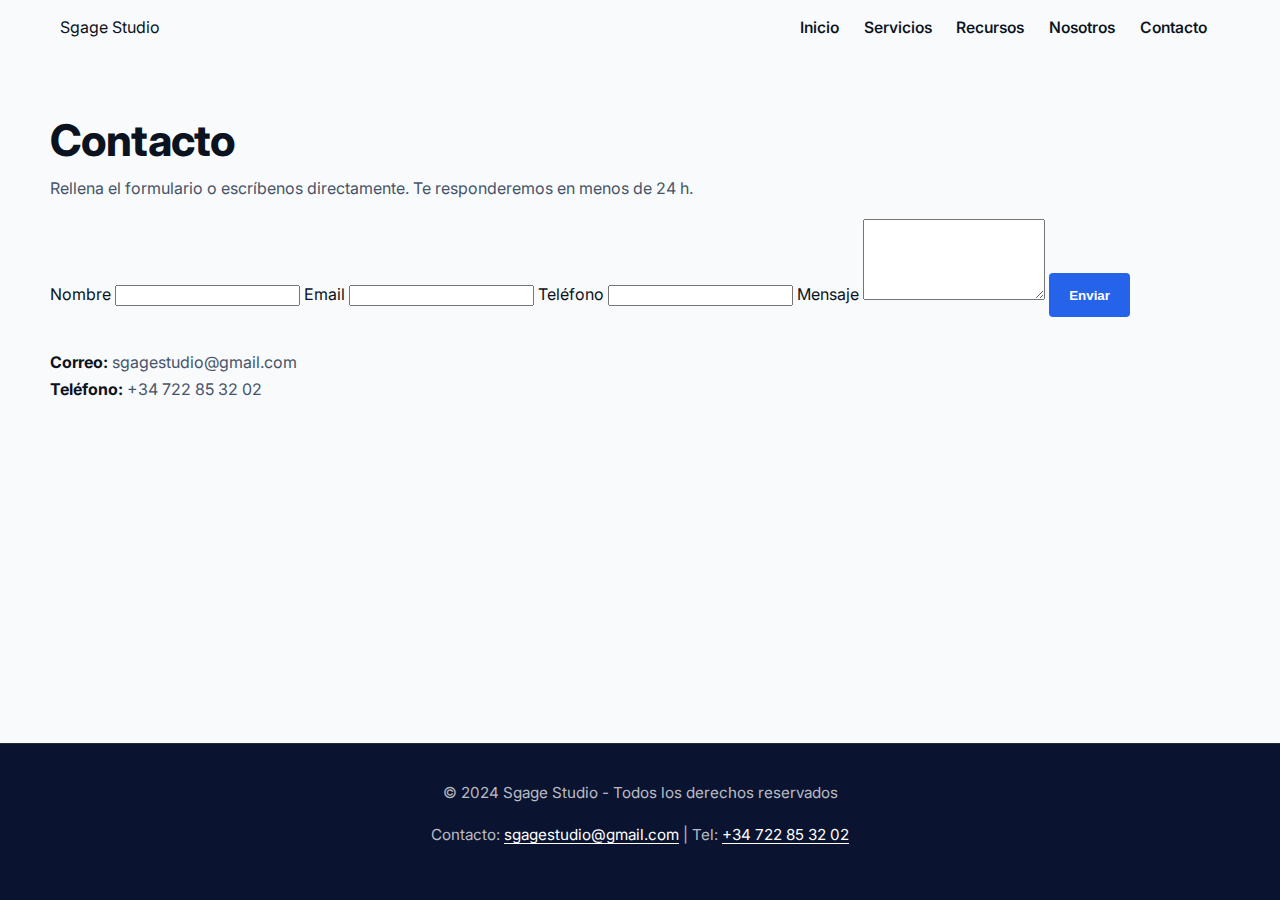
<file: contacto/contacto.html>
<!DOCTYPE html>
<html lang="es">
<head>
    <meta charset="UTF-8">
    <title>Contacto - Sgage Studio</title>
    <meta name="description" content="Solicita tu diagnóstico gratuito y habla con nosotros.">
    <link rel="stylesheet" href="../styles.css">
</head>
<body>

<header>
    <nav class="navbar">
        <a href="/" class="logo">Sgage Studio</a>
        <ul class="nav-links">
            <li><a href="/">Inicio</a></li>
            <li><a href="/servicios/">Servicios</a></li>
            <li><a href="/recursos/">Recursos</a></li>
            <li><a href="/nosotros/">Nosotros</a></li>
            <li><a href="/contacto/">Contacto</a></li>
        </ul>
    </nav>
</header>

<section>
    <div class="container">
        <h1>Contacto</h1>
        <p>Rellena el formulario o escríbenos directamente. Te responderemos en menos de 24 h.</p>

        <form name="contacto" method="POST" data-netlify="true">
            <label>Nombre
                <input type="text" name="nombre" required>
            </label>
            <label>Email
                <input type="email" name="email" required>
            </label>
            <label>Teléfono
                <input type="tel" name="telefono">
            </label>
            <label>Mensaje
                <textarea name="mensaje" rows="5" required></textarea>
            </label>
            <button type="submit" class="btn">Enviar</button>
        </form>

        <p style="margin-top:2rem;">
            <strong>Correo:</strong> <a href="mailto:sgagestudio@gmail.com">sgagestudio@gmail.com</a><br>
            <strong>Teléfono:</strong> <a href="tel:+34722853202">+34 722 85 32 02</a>
        </p>
    </div>
</section>

<footer>
    <p>&copy; 2024 Sgage Studio - Todos los derechos reservados</p>
    <p>Contacto: <a href="mailto:sgagestudio@gmail.com">sgagestudio@gmail.com</a> | Tel: <a href="tel:+34722853202">+34 722 85 32 02</a></p>
</footer>
</body>
</html>
</file>
<file: styles.css>
@import url('https://fonts.googleapis.com/css2?family=Inter:wght@400;500;600;700;800&family=Playfair+Display:wght@600;700&family=Roboto+Mono:wght@500;600&display=swap');

/* ===============================
   Sgage Studio — Corporate UI
   =============================== */

:root{
  --bg:#f8fafc;
  --surface:#ffffff;
  --surface-2:#eef2f7;
  --text:#0b1220;
  --muted:#475569;
  --border:rgba(15,23,42,.14);

  --primary:#0a1330;
  --accent:#2563eb;
  --accent2:#0f1f4b;

  --shadow:0 18px 38px rgba(2,6,23,.18);
  --shadow-soft:0 12px 26px rgba(2,6,23,.12);

  --radius:4px;
  --radius-sm:4px;
  --mono:"Roboto Mono", "Fira Code", ui-monospace, SFMono-Regular, SFMono-Regular, Menlo, Consolas, "Liberation Mono", monospace;

  --max:1180px;
  --section-y:clamp(3rem, 4.5vw, 4.75rem);
}

*, *::before, *::after{ box-sizing:border-box; }
html{ -webkit-text-size-adjust:100%; text-size-adjust:100%; }
body{
  margin:0;
  font-family:Inter, system-ui, -apple-system, "Segoe UI", Roboto, Helvetica, Arial, "Apple Color Emoji","Segoe UI Emoji";
  line-height:1.7;
  color:var(--text);
  background:var(--bg);
  display:flex;
  flex-direction:column;
  min-height:100vh;
  overflow-x:hidden;
}
img{ max-width:100%; height:auto; display:block; }
a{ color:inherit; text-decoration:none; }
:focus-visible{ outline:3px solid rgba(16,136,216,.55); outline-offset:3px; }

h1,h2,h3{ margin:0 0 .6rem 0; line-height:1.2; letter-spacing:-.02em; }
h1{ font-size:clamp(2rem, 3.4vw, 3.15rem); font-weight:750; }
h2{ font-size:clamp(1.4rem, 2.2vw, 2rem); font-weight:730; }
h3{ font-size:1.12rem; font-weight:700; }
p{ margin:0 0 1rem 0; color:var(--muted); }
strong{ color:var(--text); }

.container{ width:100%; max-width:var(--max); margin-inline:auto; }
main{ flex:1; }
section{ padding:var(--section-y) clamp(1rem, 3vw, 1.6rem); }

/* Header / Nav */
header.site-header{
  position:sticky;
  top:0;
  z-index:50;
  background:rgba(255, 255, 255, 0.95);
  color:var(--text);
  backdrop-filter:saturate(140%) blur(12px);
  -webkit-backdrop-filter:saturate(140%) blur(12px);
  border-bottom:1px solid rgba(255,255,255,.10);
}
header.site-header.is-scrolled{ box-shadow:0 12px 28px rgba(2,6,23,.35); }

.navbar{
  display:flex;
  align-items:center;
  justify-content:space-between;
  gap:.75rem;
  padding:.7rem 1.25rem .7rem .6rem;
  max-width:var(--max);
  margin-inline:auto;
  position:relative;
  flex-wrap:wrap;
}
.logo{
  display:flex;
  align-items:center;
  gap:.5rem;
  color:var(--text);
  padding:.2rem 0;
  flex-shrink:0;
}
.logo__image{
  width:clamp(140px, 22vw, 240px);
  height:auto;
  object-fit:contain;
  display:block;
}
.menu-toggle{
  appearance:none;
  border:1px solid rgba(11,18,32,.12);
  background:rgba(255,255,255,.7);
  color:var(--text);
  border-radius:4px;
  padding:.55rem .65rem;
  display:none;
  cursor:pointer;
  line-height:0;
}
.menu-toggle:hover{ background:rgba(255,255,255,.10); }
.menu-toggle svg{ width:22px; height:22px; }

.nav-links{
  display:flex;
  gap:1.15rem;
  list-style:none;
  margin:0;
  padding:0;
}
.nav-links a{
  color:var(--text);
  font-weight:560;
  font-size:.98rem;
  padding:.45rem .2rem;
  border-radius:4px;
  position:relative;
}
.nav-links a::after{
  content:"";
  position:absolute;
  left:.2rem;
  right:.2rem;
  bottom:.15rem;
  height:2px;
  background:linear-gradient(90deg, var(--accent), var(--accent2));
  transform:scaleX(0);
  transform-origin:left;
  transition:transform .18s ease;
  opacity:.9;
}
.nav-links a:hover{ color:var(--text); }
.nav-links a:hover::after{ transform:scaleX(1); }
.nav-links a[aria-current="page"]{ color:var(--text); }
.nav-links a[aria-current="page"]::after{ transform:scaleX(1); }

/* Hero (home) */
.hero{
  position:relative;
  overflow:hidden;
  padding:clamp(4.25rem, 7vw, 6.4rem) 1.25rem;
  color:#fff;
  background:linear-gradient(135deg, #0b1220 0%, #0f1f4b 55%, #122b6d 100%);
  border-bottom:1px solid rgba(255,255,255,.08);
}
.hero::before{
  content:"";
  position:absolute;
  inset:-2px;
  opacity:.55;
  background-image:url("data:image/svg+xml,%3Csvg xmlns='http://www.w3.org/2000/svg' width='640' height='640' viewBox='0 0 64 64'%3E%3Cg fill='none' stroke='%23FFFFFF' stroke-opacity='.12'%3E%3Cpath d='M0 16h64M0 32h64M0 48h64'/%3E%3Cpath d='M16 0v64M32 0v64M48 0v64'/%3E%3C/g%3E%3C/svg%3E");
  background-size:520px 520px;
  mask-image:radial-gradient(circle at 35% 20%, rgba(0,0,0,1), rgba(0,0,0,.2) 55%, rgba(0,0,0,0) 75%);
  pointer-events:none;
}
.hero::after{
  content:"";
  position:absolute;
  inset:0;
  background:
    radial-gradient(700px 320px at 25% 20%, rgba(37,99,235,.35), transparent 60%),
    radial-gradient(600px 300px at 78% 35%, rgba(21,39,98,.35), transparent 55%);
  pointer-events:none;
}
.hero-inner{
  position:relative;
  display:grid;
  grid-template-columns:1.15fr .85fr;
  align-items:center;
  gap:clamp(1.5rem, 4vw, 3rem);
  max-width:var(--max);
  margin-inline:auto;
}
.hero p{ color:rgba(226,232,240,.88); font-size:1.1rem; max-width:62ch; }
.hero strong{ color:#fff; }
.hero-actions{ display:flex; gap:.85rem; flex-wrap:wrap; margin-top:1.5rem; }
.hero-visual{
  justify-self:end;
  width:min(440px, 40vw);
  aspect-ratio:4/3;
  border-radius:4px;
  box-shadow:0 26px 70px rgba(0,0,0,.5);
  position:relative;
  overflow:hidden;
}
.hero-visual img{
  position:absolute;
  inset:0;
  width:100%;
  height:100%;
  object-fit:cover;
  border-radius:4px;
  border:1px solid rgba(255,255,255,.18);
}

/* Page hero (internas) */
.page-hero{
  position:relative;
  overflow:hidden;
  --page-hero-image:none;
  padding:clamp(2.75rem, 5vw, 3.75rem) 1.25rem;
  background:
    linear-gradient(120deg, rgba(10,19,48,.92), rgba(10,19,48,.55)),
    var(--page-hero-image);
  background-size:cover;
  background-position:center;
  border-bottom:1px solid rgba(15,23,42,.12);
}
.page-hero h1{ color:#fff; }
.page-hero p{ max-width:70ch; color:rgba(226,232,240,.85); }

/* Section alt */
.section--alt{ position:relative; }
.section--alt::before{
  content:"";
  position:absolute;
  inset:0;
  background:var(--surface-2);
  border-top:1px solid rgba(15,23,42,.08);
  border-bottom:1px solid rgba(15,23,42,.08);
  pointer-events:none;
}
.section--alt > *{ position:relative; }
.section-title{ text-align:center; margin-bottom:2rem; }

/* Showcase */
.showcase{
  padding-top:calc(var(--section-y) * .9);
}
.image-grid{
  display:grid;
  grid-template-columns:repeat(auto-fit, minmax(240px, 1fr));
  gap:1.25rem;
}
.image-card{
  background:var(--surface);
  border:1px solid var(--border);
  border-radius:var(--radius);
  overflow:hidden;
  box-shadow:none;
  display:grid;
  gap:0;
}
.image-card img{
  width:100%;
  height:clamp(180px, 26vw, 240px);
  object-fit:cover;
}
.image-card .image-card__body{
  padding:1.15rem 1.2rem 1.35rem;
}
.image-card h3{ margin-bottom:.5rem; }

/* Cards */
.cards{
  display:grid;
  grid-template-columns:repeat(auto-fit, minmax(260px, 1fr));
  gap:1.25rem;
}
.card{
  background:var(--surface);
  border:1px solid var(--border);
  border-radius:var(--radius);
  padding:1.4rem 1.35rem;
  box-shadow:none;
  transition:transform .18s ease, box-shadow .18s ease, border-color .18s ease;
  text-align:left;
}
.card:hover{
  transform:translateY(-3px);
  box-shadow:var(--shadow-soft);
  border-color:rgba(37,99,235,.45);
}
.card__icon{
  width:54px;
  height:54px;
  border-radius:4px;
  display:grid;
  place-items:center;
  margin-bottom:1rem;
  background:transparent;
  border:1px solid rgba(15,23,42,.12);
}
.card__icon svg{
  width:26px; height:26px;
  stroke:rgba(37,99,235,.95);
  fill:none; stroke-width:1.8;
}
.card h3{ color:var(--text); margin-bottom:.45rem; }
.card p{ margin-bottom:0; color:var(--muted); }
.card ul{ margin:.85rem 0 0 0; padding-left:1.1rem; }
.card li{ margin:.35rem 0; color:var(--muted); }
.feature-list{
  list-style:none;
  padding:0;
  margin:1rem 0 0 0;
  display:grid;
  gap:.6rem;
}
.feature-list li{
  position:relative;
  padding-left:2rem;
  color:var(--muted);
}
.feature-list li::before{
  content:"";
  position:absolute;
  left:0;
  top:.35rem;
  width:1.25rem;
  height:1.25rem;
  border-radius:4px;
  border:1px solid rgba(37,99,235,.4);
  background:
    linear-gradient(135deg, rgba(37,99,235,.18), rgba(15,31,75,.08));
}
.feature-list li::after{
  content:"";
  position:absolute;
  left:.38rem;
  top:.62rem;
  width:.45rem;
  height:.25rem;
  border-left:2px solid rgba(37,99,235,.9);
  border-bottom:2px solid rgba(37,99,235,.9);
  transform:rotate(-45deg);
}

/* Buttons */
.btn{
  display:inline-flex;
  align-items:center;
  justify-content:center;
  gap:.6rem;
  padding:.82rem 1.2rem;
  border-radius:4px;
  border:1px solid rgba(37,99,235,.35);
  color:#fff;
  background:var(--accent);
  box-shadow:none;
  transition:transform .16s ease, filter .16s ease, box-shadow .16s ease;
  font-weight:650;
}
.btn:hover{
  filter:saturate(1.1) brightness(1.05);
  transform:translateY(-1px);
  box-shadow:0 12px 26px rgba(15,23,42,.22);
}
.btn:active{ transform:translateY(0); }

/* Content links */
.content a{
  color:var(--accent2);
  text-decoration:underline;
  text-underline-offset:3px;
  text-decoration-thickness:1px;
}
.content a:hover{ color:var(--accent); }

.prose{ max-width:78ch; }
.hr{ height:1px; background:rgba(15,23,42,.10); margin:1.75rem 0; border:0; }

.eyebrow{
  display:inline-flex;
  align-items:center;
  gap:.4rem;
  padding:.25rem .7rem;
  border-radius:4px;
  font-size:.75rem;
  font-weight:650;
  letter-spacing:.08em;
  text-transform:uppercase;
  font-family:var(--mono);
  color:var(--accent);
  background:transparent;
  border:1px solid rgba(37,99,235,.4);
  margin-bottom:.85rem;
}

/* News */
.news-section{ padding-top:calc(var(--section-y) * .85); }
.news-layout{
  display:grid;
  grid-template-columns:minmax(0, 3fr) minmax(0, 1fr);
  gap:1.75rem;
  align-items:start;
}
@media (min-width:1200px){
  .news-section{
    padding-left:clamp(.5rem, 1.2vw, 1.25rem);
    padding-right:clamp(1rem, 2.4vw, 2.5rem);
  }
  .news-section .container{
    max-width:100%;
    margin-left:0;
    margin-right:0;
  }
  .news-layout{
    grid-template-columns:minmax(0, 3fr) minmax(0, 1fr);
  }
  .news-main{
    width:100%;
    justify-self:stretch;
  }
}
.news-panel{
  background:var(--surface);
  border:1px solid var(--border);
  border-radius:var(--radius);
  padding:1.25rem;
  box-shadow:none;
}
.news-panel__header h2{ margin-bottom:.4rem; }
.news-panel__header p{ margin-bottom:1.1rem; }
.news-panel--note code{
  display:inline-block;
  padding:.35rem .6rem;
  border-radius:4px;
  background:rgba(15,23,42,.06);
  border:1px solid rgba(15,23,42,.08);
  color:var(--accent2);
  font-weight:600;
  font-family:var(--mono);
}
.news-list{
  list-style:none;
  margin:0;
  padding:0;
  display:grid;
  gap:.85rem;
}
.news-list__button{
  width:100%;
  border:1px solid #E5E7EB;
  border-radius:4px;
  padding:.85rem .9rem;
  text-align:left;
  cursor:pointer;
  background:#fff;
  transition:transform .16s ease, border-color .16s ease, box-shadow .16s ease;
  font:inherit;
}
.news-list__button:hover{
  transform:translateY(-1px);
  border-color:var(--accent2);
  box-shadow:0 4px 6px -1px rgba(0, 0, 0, 0.1);
}
.news-list__title{ display:block; font-weight:650; color:var(--text); margin-bottom:.35rem; }
.news-list__meta{
  font-size:.75rem;
  color:var(--muted);
  font-family:var(--mono);
  text-transform:uppercase;
  letter-spacing:.04em;
}

.news-main{ display:grid; gap:1.4rem; }
.news-spotlight{
  background:var(--surface);
  border:1px solid rgba(37,99,235,.22);
  border-radius:var(--radius);
  padding:1.4rem 1.6rem;
  box-shadow:none;
}
.news-spotlight--collapsible{
  padding:0;
}
.news-spotlight__summary-toggle{
  list-style:none;
  cursor:pointer;
  display:grid;
  gap:.55rem;
  padding:1.4rem 1.6rem;
}
.news-spotlight__summary-toggle::-webkit-details-marker{ display:none; }
.news-spotlight__summary-toggle::marker{ display:none; }
.news-spotlight__toggle-hint{
  font-size:.7rem;
  font-family:var(--mono);
  text-transform:uppercase;
  letter-spacing:.08em;
  color:var(--muted);
}
.news-spotlight__content{
  padding:0 1.6rem 1.4rem;
}
.news-tag{
  display:inline-flex;
  align-items:center;
  gap:.35rem;
  padding:.28rem .7rem;
  border-radius:4px;
  background:transparent;
  border:1px solid rgba(37,99,235,.6);
  color:var(--accent);
  font-weight:650;
  font-size:.75rem;
  text-transform:uppercase;
  letter-spacing:.06em;
  font-family:var(--mono);
}
.news-tag--alt{
  border-color:rgba(15,23,42,.16);
  color:var(--muted);
}
.news-spotlight__summary{ margin-bottom:1rem; }
.news-spotlight__meta{
  display:flex;
  flex-wrap:wrap;
  align-items:center;
  gap:.6rem;
  color:var(--muted);
  font-weight:600;
  font-family:var(--mono);
  font-size:.75rem;
  text-transform:uppercase;
  letter-spacing:.04em;
}
.news-badge{
  display:inline-flex;
  align-items:center;
  padding:.2rem .6rem;
  border-radius:4px;
  background:transparent;
  border:1px solid rgba(37,99,235,.6);
  color:var(--accent);
  font-size:.75rem;
  font-family:var(--mono);
  text-transform:uppercase;
  letter-spacing:.04em;
}
.news-pill{
  display:inline-flex;
  align-items:center;
  padding:.2rem .55rem;
  border-radius:4px;
  background:transparent;
  border:1px solid rgba(37,99,235,.6);
  color:var(--accent);
  font-size:.75rem;
  font-family:var(--mono);
  text-transform:uppercase;
  letter-spacing:.05em;
}

.news-article{
  background:var(--surface);
  border:1px solid rgba(15,23,42,.12);
  border-radius:var(--radius);
  padding:2rem;
  box-shadow:none;
}
.news-header h1{ font-size:clamp(1.8rem, 2.4vw, 2.6rem); }
.news-header h2{ font-size:clamp(1.5rem, 2vw, 2.1rem); }
.news-subhead{ font-size:1.05rem; color:var(--muted); }
.news-meta{
  font-size:.75rem;
  color:var(--muted);
  margin-top:.85rem;
  font-family:var(--mono);
  display:flex;
  flex-wrap:wrap;
  gap:.6rem;
  text-transform:uppercase;
  letter-spacing:.04em;
}
.news-body{ line-height:1.8; }
.news-body h2{ margin-top:1.6rem; }
.news-body h3{ margin-top:1.1rem; }
.news-body ul,
.news-body ol{ padding-left:1.2rem; color:var(--muted); }
.news-body li{ margin:.45rem 0; }
.news-body hr{ margin:2rem 0 1.5rem; border:0; height:1px; background:rgba(15,23,42,.10); }
.news-cta{
  background:var(--accent2);
  border:1px solid rgba(255,255,255,.14);
  border-radius:4px;
  padding:1rem 1.2rem;
  color:#fff;
}
.news-cta a{
  display:inline-flex;
  align-items:center;
  gap:.35rem;
  padding:.35rem .6rem;
  border-radius:4px;
  border:1px solid #fff;
  background:#fff;
  color:var(--accent2);
  font-weight:600;
}
.news-cta strong{ color:#fff; }

/* Contact layout */
.contact-layout{
  display:grid;
  grid-template-columns:1.25fr .75fr;
  gap:1.25rem;
  align-items:start;
}
.panel{
  background:var(--surface);
  border:1px solid var(--border);
  border-radius:var(--radius);
  box-shadow:none;
  padding:1.35rem;
}

/* Form */
.contact-form{
  display:grid;
  grid-template-columns:180px minmax(0,1fr);
  gap:12px 16px;
  margin-top:1rem;
}
.contact-form label{ font-weight:650; color:var(--text); }
.contact-form input,
.contact-form textarea{
  width:100%;
  padding:.78rem .9rem;
  border:1px solid rgba(15,23,42,.16);
  border-radius:4px;
  font-size:1rem;
  background:var(--surface);
  transition:border-color .16s ease, box-shadow .16s ease;
}
.contact-form input::placeholder,
.contact-form textarea::placeholder{ color:rgba(71,85,105,.75); }
.contact-form input:focus,
.contact-form textarea:focus{
  outline:none;
  border-color:rgba(16,136,216,.55);
  box-shadow:0 0 0 4px rgba(16,136,216,.14);
}
.contact-form textarea{ min-height:160px; resize:vertical; }
.contact-form .actions{
  grid-column:1 / -1;
  display:flex;
  align-items:center;
  gap:.75rem;
}
.contact-form .actions .btn{ width:100%; }
#contacto-status{
  margin-top:.75rem;
  padding:.65rem .8rem;
  border-radius:4px;
  border:1px solid rgba(15,23,42,.10);
  background:var(--surface-2);
}
#contacto-status:empty{ display:none; }

/* Footer */
footer{
  background:var(--primary);
  color:rgba(255,255,255,.86);
  text-align:center;
  padding:2.25rem 1.25rem;
  font-size:.95rem;
  border-top:1px solid rgba(255,255,255,.10);
  margin-top:auto;
}
footer p{ color:rgba(255,255,255,.72); }
footer a{
  color:#fff;
  text-decoration:underline;
  text-underline-offset:3px;
  text-decoration-thickness:1px;
}

/* Responsive */
@media (max-width:1080px){
  .news-layout{
    grid-template-columns:minmax(0,1fr);
  }
  .news-sidebar{
    order:2;
  }
}
@media (max-width:960px){
  .hero-inner{ grid-template-columns:1fr; }
  .hero-actions{ justify-content:flex-start; }
  .hero-visual{
    justify-self:start;
    width:min(520px, 92vw);
  }
  .contact-layout{ grid-template-columns:1fr; }
}
@media (max-width:860px){
  .menu-toggle{ display:inline-flex; }
  .nav-links{
    position:absolute;
    right:1.25rem;
    top:calc(100% + .75rem);
    width:min(360px, calc(100vw - 2.5rem));
    flex-direction:column;
    gap:.35rem;
    padding:.65rem;
    border-radius:4px;
    background:rgba(255,255,255,.98);
    border:1px solid rgba(11,18,32,.12);
    box-shadow:0 18px 44px rgba(2,6,23,.18);
    transform:translateY(-6px);
    opacity:0;
    pointer-events:none;
    transition:opacity .18s ease, transform .18s ease;
  }
  .nav-links.show{
    opacity:1;
    transform:translateY(0);
    pointer-events:auto;
  }
  .nav-links a{ padding:.7rem .8rem; }
}
@media (max-width:680px){
  .hero{
    padding:clamp(3.5rem, 10vw, 4.5rem) 1rem;
  }
  .hero-actions{
    flex-direction:column;
    align-items:stretch;
  }
  .hero-visual{
    width:100%;
    aspect-ratio:16/9;
    box-shadow:0 18px 40px rgba(0,0,0,.45);
  }
  .news-spotlight,
  .news-article{
    padding:1.4rem 1.2rem;
  }
  .news-spotlight__summary-toggle{
    padding:1.2rem;
  }
  .news-spotlight__content{
    padding:0 1.2rem 1.2rem;
  }
  .news-meta{
    gap:.4rem;
  }
  .news-spotlight__meta{
    gap:.4rem;
  }
  .news-panel{
    padding:1rem;
  }
  .news-list__button{
    padding:.75rem .8rem;
  }
  .contact-form{ grid-template-columns:1fr; }
  .contact-form .actions{ grid-column:1; }
  footer{
    padding:1.75rem 1rem;
  }
}
@media (max-width:520px){
  .navbar{
    padding:.6rem 1rem;
  }
  .nav-links{
    right:1rem;
    width:calc(100vw - 2rem);
  }
  .hero p{
    font-size:1rem;
  }
  .section-title{
    text-align:left;
  }
}
@media (prefers-reduced-motion: reduce){
  .card, .btn, .nav-links, .nav-links a::after{ transition:none !important; }
}
</file>
